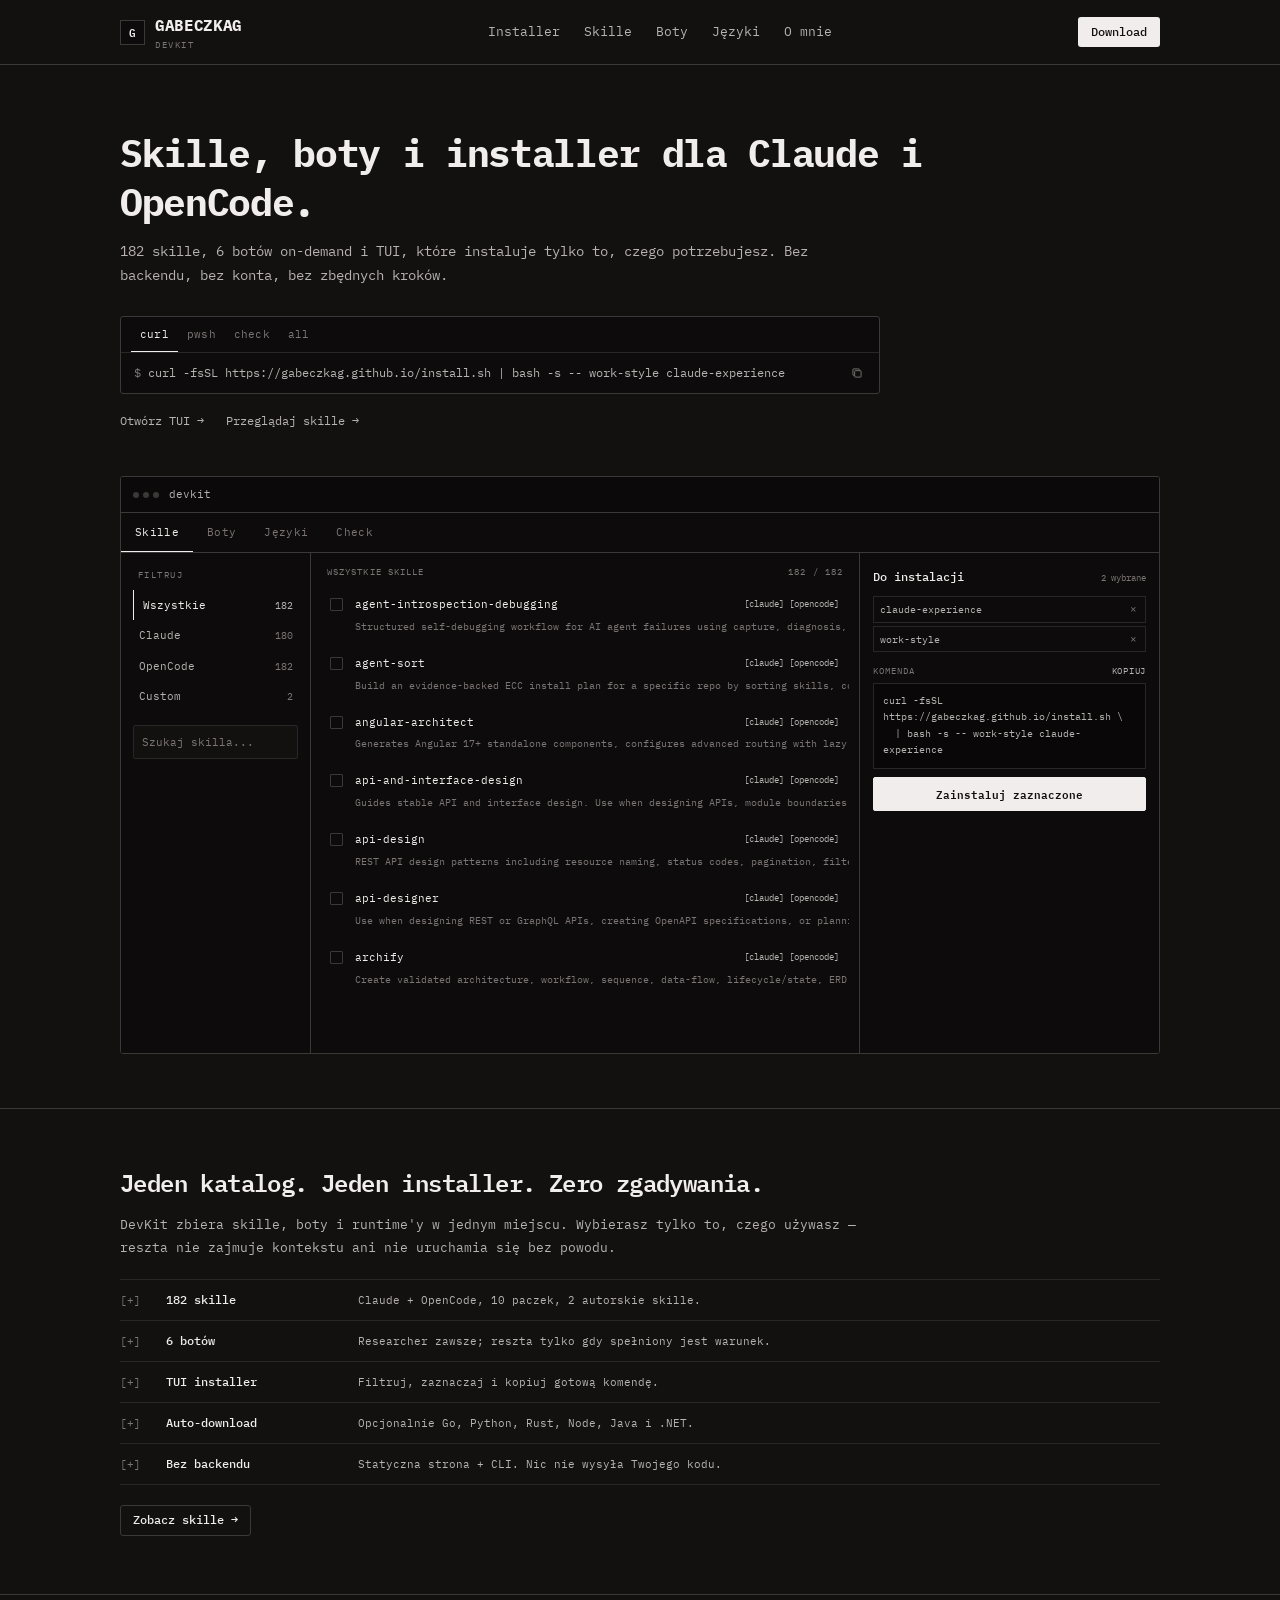
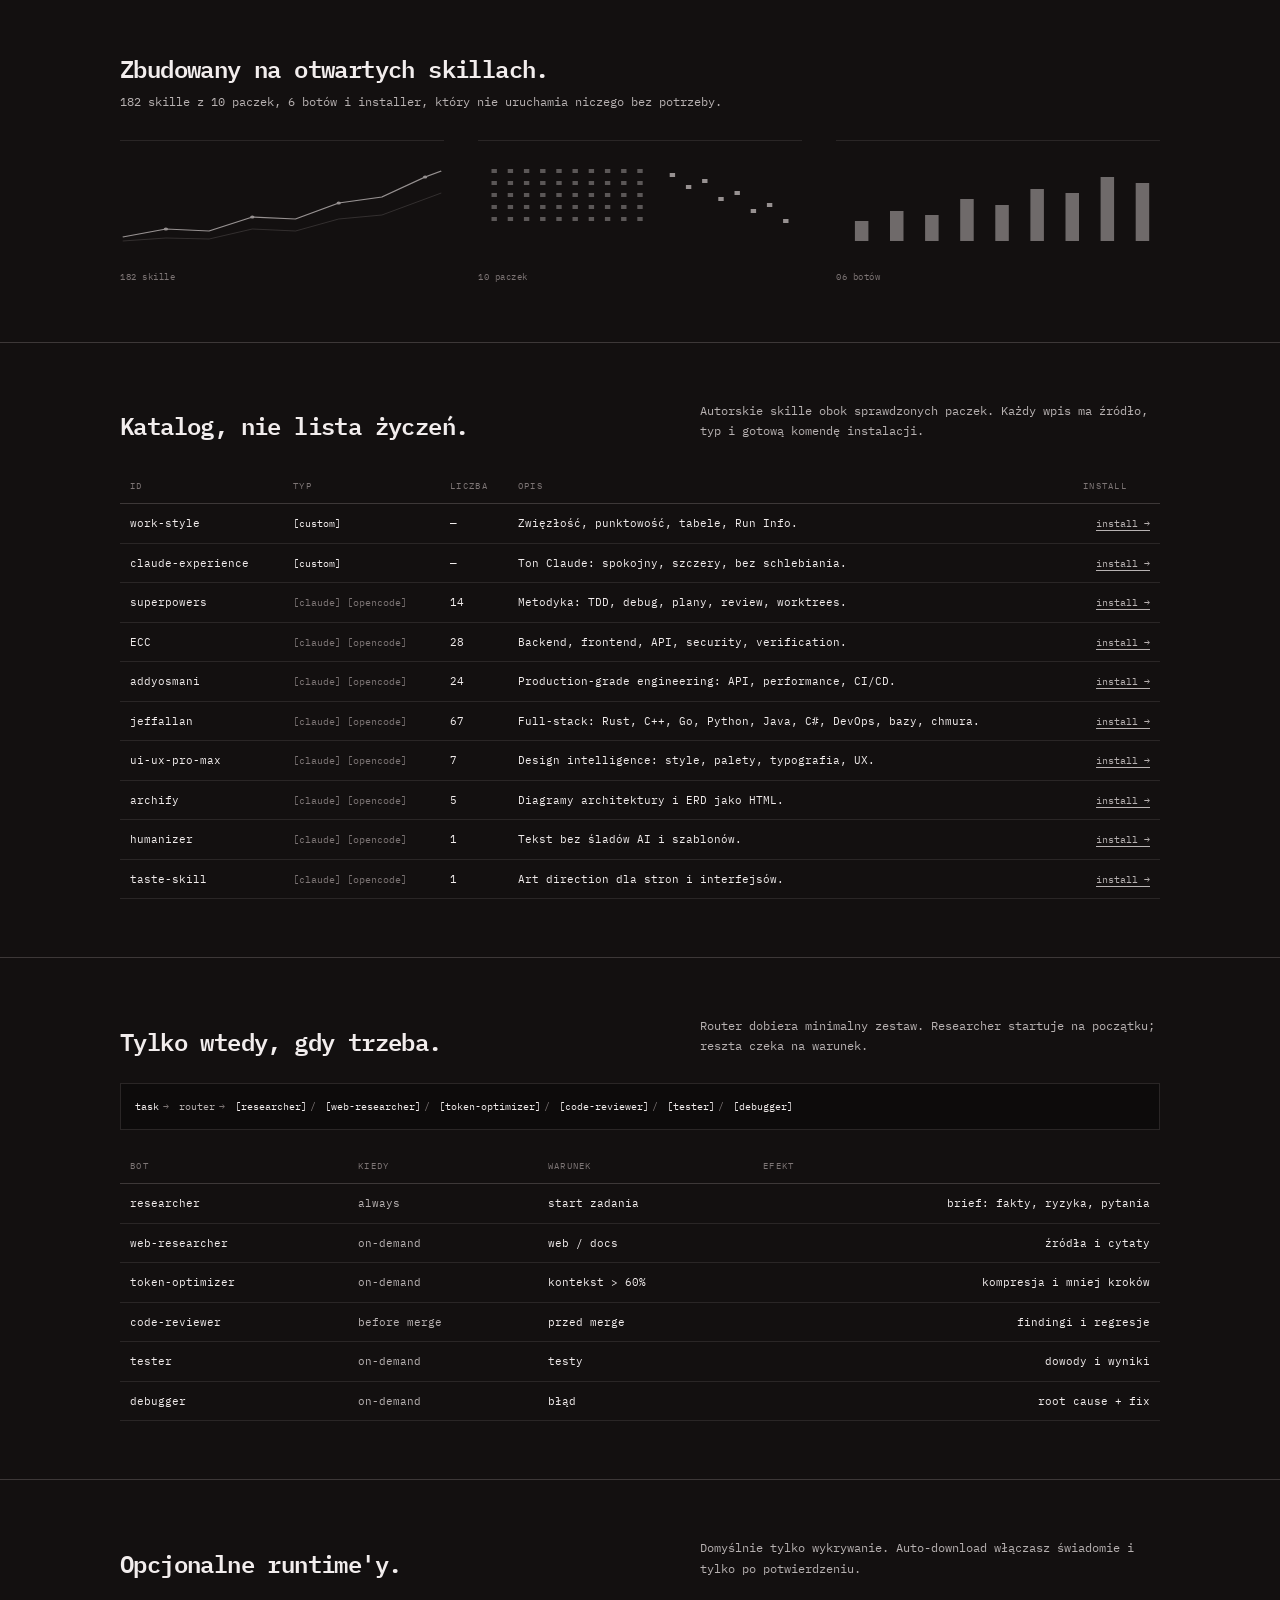
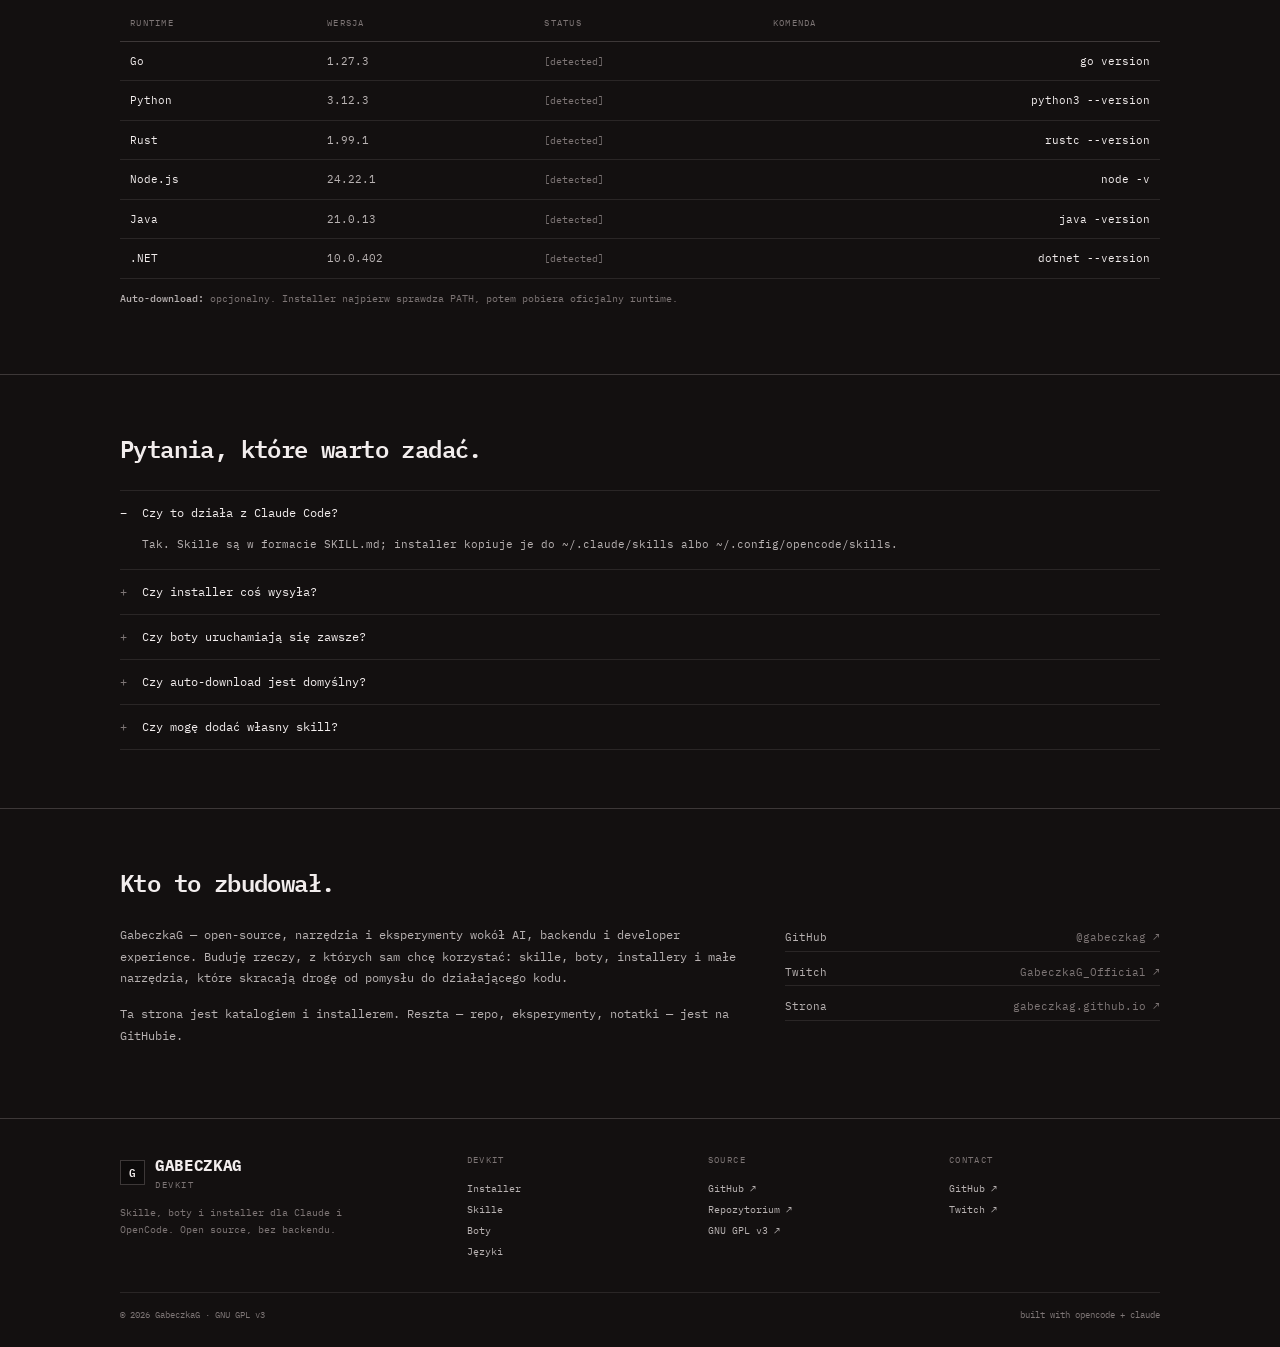
<file: index.html>
<!DOCTYPE html>
<html lang="pl">
<head>
<meta charset="UTF-8">
<meta name="viewport" content="width=device-width, initial-scale=1.0">
<title>GabeczkaG DevKit — skille, boty, installer</title>
<link rel="icon" href="favicon.svg" type="image/svg+xml">
<meta name="description" content="Skille, boty i installer dla Claude i OpenCode. 182 skille, mini database i TUI.">
<link rel="preconnect" href="https://fonts.googleapis.com">
<link rel="preconnect" href="https://fonts.gstatic.com" crossorigin>
<link href="https://fonts.googleapis.com/css2?family=IBM+Plex+Mono:wght@400;500;600;700&display=swap" rel="stylesheet">
<style>
  :root{
    --bg:#131010;
    --bg-deep:#0d0b0b;
    --bg-panel:#191515;
    --bg-panel-2:#1e1919;
    --text:#f2eded;
    --muted:#b8b2b2;
    --dim:#7d7575;
    --line:#3d3838;
    --line-soft:#2a2626;
    --white:#f2eded;
    --black:#131010;
    --mono:"IBM Plex Mono","Berkeley Mono",ui-monospace,SFMono-Regular,Menlo,Monaco,Consolas,"Liberation Mono","Courier New",monospace;
    --maxw:1120px;
  }
  *{box-sizing:border-box}
  html{scroll-behavior:smooth}
  body{
    margin:0;background:var(--bg);color:var(--text);
    font-family:var(--mono);font-size:16px;line-height:1.5;
    -webkit-font-smoothing:antialiased;
  }
  ::selection{background:var(--text);color:var(--black)}
  a{color:inherit;text-decoration:none}
  button,input{font:inherit}
  button{cursor:pointer}
  code{font-family:var(--mono)}
  .shell{max-width:var(--maxw);margin:0 auto;padding:0 40px}
  .preview-tag{
    position:fixed;right:14px;bottom:14px;z-index:80;
    background:var(--text);color:var(--black);padding:6px 8px;
    font-size:10px;font-weight:600;letter-spacing:.12em;text-transform:uppercase;
    border-radius:2px;
  }
  .site-header{border-bottom:1px solid var(--line);background:var(--bg);position:sticky;top:0;z-index:50}
  .header-inner{height:64px;display:flex;align-items:center;justify-content:space-between;gap:24px}
  .logo{display:flex;align-items:center;gap:10px;font-size:16px;font-weight:700;letter-spacing:-.02em}
  .logo-mark{
    width:25px;height:25px;border:1px solid var(--line);display:grid;place-items:center;
    font-size:11px;font-weight:600;color:var(--text);background:var(--bg-deep);
  }
  .logo small{display:block;font-size:9px;letter-spacing:.18em;color:var(--dim);font-weight:400;margin-top:1px}
  .nav{display:flex;align-items:center;gap:24px;font-size:13px;color:var(--muted)}
  .nav a:hover{color:var(--text)}
  .header-actions{display:flex;align-items:center;gap:10px}
  .btn{
    display:inline-flex;align-items:center;justify-content:center;gap:8px;
    border:1px solid transparent;border-radius:3px;padding:7px 12px;
    font-size:12px;font-weight:500;line-height:1.2;transition:background .15s,color .15s,border-color .15s;
  }
  .btn-solid{background:var(--text);color:var(--black)}
  .btn-solid:hover{background:#fff}
  .btn-outline{border-color:var(--line);color:var(--text);background:transparent}
  .btn-outline:hover{border-color:var(--text)}
  .hero{padding:64px 0 46px}
  .eyebrow{font-size:10px;letter-spacing:.18em;text-transform:uppercase;color:var(--dim);margin:0 0 18px}
  .hero h1{
    margin:0 0 14px;font-size:clamp(28px,4.2vw,38px);line-height:1.28;
    font-weight:700;letter-spacing:-.035em;max-width:900px;
  }
  .hero-sub{margin:0;color:var(--muted);font-size:14px;line-height:1.7;max-width:700px}
  .install-widget{margin-top:28px;border:1px solid var(--line);border-radius:3px;background:var(--bg-deep);max-width:760px}
  .install-tabs{display:flex;gap:0;border-bottom:1px solid var(--line-soft);padding:0 10px;overflow-x:auto}
  .install-tab{
    appearance:none;background:transparent;border:0;color:var(--dim);
    font-size:11px;padding:9px 9px;border-bottom:1px solid transparent;letter-spacing:.02em;
  }
  .install-tab:hover{color:var(--text)}
  .install-tab.active{color:var(--text);border-bottom-color:var(--text)}
  .install-row{display:flex;align-items:center;gap:10px;padding:11px 13px}
  .install-cmd{flex:1;min-width:0;overflow-x:auto;white-space:nowrap;color:var(--muted);font-size:12px}
  .install-cmd::before{content:"$ ";color:var(--dim)}
  .copy-btn{
    appearance:none;background:transparent;border:0;color:var(--dim);padding:2px;
    display:inline-flex;align-items:center;justify-content:center;flex:0 0 auto;
  }
  .copy-btn:hover{color:var(--text)}
  .copy-btn svg{width:14px;height:14px;stroke:currentColor;fill:none;stroke-width:1.6}
  .hero-links{display:flex;gap:22px;margin-top:18px;font-size:12px;color:var(--muted)}
  .hero-links a:hover{color:var(--text);text-decoration:underline}
  .hero-visual{padding:0 0 54px}
  .tui{
    border:1px solid var(--line);border-radius:3px;overflow:hidden;
    background:var(--bg-deep);
  }
  .tui-bar{display:flex;align-items:center;gap:10px;padding:9px 12px;border-bottom:1px solid var(--line);background:#0b0909}
  .tui-dots{display:flex;gap:4px}
  .tui-dots i{display:block;width:6px;height:6px;border-radius:50%;background:var(--line)}
  .tui-title{font-size:11px;color:var(--muted)}
  .tui-meta{margin-left:auto;font-size:10px;color:var(--dim);letter-spacing:.04em}
  .tui-tabs{display:flex;border-bottom:1px solid var(--line);overflow-x:auto;background:var(--bg-deep)}
  .tui-tab{
    appearance:none;background:transparent;border:0;border-bottom:1px solid transparent;
    color:var(--dim);font-size:11px;letter-spacing:.03em;padding:11px 14px;white-space:nowrap;
  }
  .tui-tab:hover{color:var(--text)}
  .tui-tab.active{color:var(--text);border-bottom-color:var(--text)}
  .tui-body{display:grid;grid-template-columns:190px minmax(0,1fr) 300px;min-height:500px}
  .tui-body.no-side{grid-template-columns:minmax(0,1fr) 300px}
  .tui-body.no-side .tui-side{display:none}
  .tui-side{border-right:1px solid var(--line);padding:15px 12px;background:var(--bg-deep)}
  .side-label{font-size:9px;letter-spacing:.16em;text-transform:uppercase;color:var(--dim);margin:0 0 8px;padding-left:5px}
  .filter{
    width:100%;display:flex;justify-content:space-between;align-items:center;gap:8px;
    appearance:none;background:transparent;border:0;border-left:1px solid transparent;
    color:var(--muted);font-size:11px;padding:7px 5px;text-align:left;
  }
  .filter:hover{color:var(--text);background:var(--bg-panel)}
  .filter.active{color:var(--text);border-left-color:var(--text);padding-left:9px}
  .filter .count{color:var(--dim);font-size:10px}
  .filter.active .count{color:var(--muted)}
  .search-wrap{margin-top:13px}
  .search{
    width:100%;background:var(--bg);border:1px solid var(--line-soft);border-radius:2px;
    color:var(--text);font-size:11px;padding:8px;outline:none;
  }
  .search::placeholder{color:var(--dim)}
  .search:focus{border-color:var(--muted)}
  .side-note{margin-top:14px;color:var(--dim);font-size:9px;line-height:1.7;border-top:1px solid var(--line-soft);padding-top:10px}
  .side-note strong{color:var(--muted);font-weight:500}
  .tui-main{min-width:0;padding:12px 10px}
  .list-head{display:flex;justify-content:space-between;gap:10px;padding:0 6px 9px;color:var(--dim);font-size:9px;letter-spacing:.12em;text-transform:uppercase}
  .skill-list{display:flex;flex-direction:column;gap:1px;max-height:410px;overflow:auto;padding-right:2px;scrollbar-width:thin;scrollbar-color:var(--line) transparent}
  .skill-list::-webkit-scrollbar{width:6px}
  .skill-list::-webkit-scrollbar-thumb{background:var(--line)}
  .skill-row{
    display:grid;grid-template-columns:15px minmax(0,1fr) auto;gap:10px;align-items:start;
    padding:9px 8px;border-left:1px solid transparent;border-bottom:1px solid transparent;color:var(--text);
  }
  .skill-row:hover{background:var(--bg-panel)}
  .skill-row.selected{background:var(--bg-panel);border-left-color:var(--text)}
  .check{
    appearance:none;width:13px;height:13px;margin:1px 0 0;border:1px solid var(--line);
    border-radius:1px;background:transparent;position:relative;cursor:pointer;
  }
  .check:checked{background:var(--text);border-color:var(--text)}
  .check:checked::after{content:"";position:absolute;left:4px;top:1px;width:4px;height:8px;border:1.5px solid var(--black);border-top:0;border-left:0;transform:rotate(42deg)}
  .skill-info{min-width:0}
  .skill-name{display:flex;align-items:center;gap:6px;flex-wrap:wrap;font-size:11px;line-height:1.35}
  .skill-desc{color:var(--dim);font-size:10px;line-height:1.45;margin-top:2px;overflow:hidden;text-overflow:ellipsis;white-space:nowrap}
  .tui-tags{display:flex;gap:5px;flex-wrap:wrap;justify-content:flex-end;max-width:150px}
  .tui-tag{color:var(--dim);font-size:9px;white-space:nowrap}
  .tui-tag.custom{color:var(--text)}
  .tui-tag.claude{color:var(--muted)}
  .tui-tag.opencode{color:var(--muted)}
  .tui-cart{border-left:1px solid var(--line);padding:15px 13px;background:var(--bg-deep)}
  .cart-kicker{font-size:9px;letter-spacing:.16em;text-transform:uppercase;color:var(--dim);margin:0 0 9px}
  .cart-title{display:flex;justify-content:space-between;align-items:baseline;gap:8px;margin-bottom:10px}
  .cart-title strong{font-size:12px;font-weight:500}
  .cart-title span{font-size:9px;color:var(--dim)}
  .selected-list{display:flex;flex-direction:column;gap:3px;min-height:38px;margin-bottom:12px}
  .selected-item{display:flex;justify-content:space-between;align-items:center;gap:8px;border:1px solid var(--line-soft);padding:4px 6px;font-size:10px;color:var(--muted)}
  .selected-item button{appearance:none;border:0;background:transparent;color:var(--dim);font-size:11px;padding:0 2px}
  .selected-item button:hover{color:var(--text)}
  .empty-selected{color:var(--dim);font-size:10px;padding:6px 0}
  .cmd-label{display:flex;justify-content:space-between;align-items:center;font-size:9px;letter-spacing:.12em;text-transform:uppercase;color:var(--dim);margin-bottom:5px}
  .cmd-label button{appearance:none;background:transparent;border:0;color:var(--muted);font-size:9px;letter-spacing:.08em;text-transform:uppercase;padding:0}
  .cmd-label button:hover{color:var(--text)}
  .cmd-box{background:#090707;border:1px solid var(--line-soft);padding:9px;color:var(--muted);font-size:10px;line-height:1.65;white-space:pre-wrap;word-break:break-word;min-height:68px}
  .cart-actions{display:flex;flex-direction:column;gap:5px;margin-top:8px}
  .install-btn{appearance:none;background:var(--text);color:var(--black);border:1px solid var(--text);border-radius:2px;padding:8px;font-size:11px;font-weight:600}
  .install-btn:hover{background:#fff}
  .install-btn:disabled{opacity:.45;cursor:wait}
  .cart-note{margin-top:8px;color:var(--dim);font-size:9px;line-height:1.6}
  .status-line{margin-top:10px;padding-top:9px;border-top:1px solid var(--line-soft);color:var(--dim);font-size:9px;line-height:1.6;min-height:32px}
  .status-line .ok{color:var(--text)}
  .status-line .warn{color:var(--muted)}
  .tui-status{display:flex;justify-content:space-between;gap:12px;flex-wrap:wrap;border-top:1px solid var(--line);padding:8px 12px;background:#0b0909;color:var(--dim);font-size:9px}
  .tui-status .dot{display:inline-block;width:4px;height:4px;border-radius:50%;background:var(--muted);margin-right:5px}
  .section{border-top:1px solid var(--line);padding:58px 0}
  .section-head{display:flex;justify-content:space-between;align-items:flex-end;gap:28px;margin-bottom:26px}
  .section-label{font-size:9px;letter-spacing:.18em;text-transform:uppercase;color:var(--dim);margin:0 0 8px}
  h2{margin:0;font-size:clamp(19px,2.4vw,24px);line-height:1.3;font-weight:600;letter-spacing:-.025em}
  .section-head p{margin:0;max-width:460px;color:var(--muted);font-size:12px;line-height:1.7}
  .what p{max-width:760px;color:var(--muted);font-size:13px;line-height:1.8;margin:0 0 20px}
  .feature-list{list-style:none;padding:0;margin:0;border-top:1px solid var(--line-soft)}
  .feature-list li{display:grid;grid-template-columns:34px 180px minmax(0,1fr);gap:12px;align-items:baseline;border-bottom:1px solid var(--line-soft);padding:11px 0;font-size:12px}
  .feature-list .marker{color:var(--dim);font-size:11px}
  .feature-list strong{font-weight:500;color:var(--text)}
  .feature-list span:last-child{color:var(--muted);font-size:11px}
  .what .btn{margin-top:20px}
  .stats-grid{display:grid;grid-template-columns:repeat(3,1fr);gap:34px;padding-top:6px}
  .chart{border-top:1px solid var(--line-soft);padding-top:18px;min-height:120px}
  .chart svg{display:block;width:100%;height:88px;color:var(--muted);opacity:.8}
  .stat-label{margin-top:10px;color:var(--dim);font-size:9px;letter-spacing:.06em}
  .data-table{width:100%;border-collapse:collapse;font-size:11px}
  .data-table th,.data-table td{text-align:left;padding:11px 10px;border-bottom:1px solid var(--line-soft);vertical-align:top}
  .data-table th{font-size:9px;letter-spacing:.14em;text-transform:uppercase;color:var(--dim);font-weight:400;border-bottom-color:var(--line)}
  .data-table td:first-child{color:var(--text);white-space:nowrap}
  .data-table td:nth-child(2){white-space:nowrap;color:var(--muted)}
  .data-table td:last-child{text-align:right;white-space:nowrap}
  .data-table tbody tr:hover{background:var(--bg-panel)}
  .table-wrap{overflow-x:auto}
  .inline-tag{color:var(--dim);font-size:10px}
  .inline-tag.custom{color:var(--text)}
  .table-link{color:var(--muted);text-decoration:underline;text-underline-offset:3px;font-size:10px}
  .table-link:hover{color:var(--text)}
  .routing{
    border:1px solid var(--line-soft);background:var(--bg-deep);padding:13px 14px;margin-bottom:18px;
    color:var(--dim);font-size:10px;line-height:1.9;overflow-x:auto;
  }
  .routing .node{color:var(--muted)}
  .routing .node.task{color:var(--text)}
  .routing .node.bot{color:var(--text)}
  .routing .arrow{color:var(--dim);margin:0 4px}
  .routing .or{color:var(--dim);margin:0 3px}
  .runtimes-note{color:var(--dim);font-size:10px;margin-top:12px}
  .runtimes-note strong{color:var(--muted);font-weight:500}
  .faq{border-top:1px solid var(--line-soft)}
  .faq details{border-bottom:1px solid var(--line-soft)}
  .faq summary{
    list-style:none;cursor:pointer;padding:13px 0;color:var(--text);font-size:12px;
    display:flex;align-items:flex-start;gap:10px;
  }
  .faq summary::-webkit-details-marker{display:none}
  .faq summary::before{content:"+";color:var(--dim);width:12px;flex:0 0 auto}
  .faq details[open] summary::before{content:"−";color:var(--text)}
  .faq details p{margin:0 0 15px 22px;color:var(--muted);font-size:11px;line-height:1.75;max-width:760px}
  .about-grid{display:grid;grid-template-columns:1.25fr .75fr;gap:40px}
  .about-grid p{color:var(--muted);font-size:12px;line-height:1.8;margin:0 0 14px}
  .about-links{display:flex;flex-direction:column;gap:7px;font-size:11px}
  .about-links a{display:flex;justify-content:space-between;gap:12px;border-bottom:1px solid var(--line-soft);padding:5px 0;color:var(--muted)}
  .about-links a:hover{color:var(--text)}
  .about-links span{color:var(--dim)}
  footer{border-top:1px solid var(--line);padding:34px 0 26px}
  .footer-grid{display:grid;grid-template-columns:1.5fr 1fr 1fr 1fr;gap:30px;padding-bottom:30px}
  .footer-brand .logo{margin-bottom:12px}
  .footer-brand p{color:var(--dim);font-size:10px;line-height:1.7;max-width:260px;margin:0}
  .footer-col h3{font-size:9px;letter-spacing:.15em;text-transform:uppercase;color:var(--dim);font-weight:400;margin:0 0 11px}
  .footer-col a{display:block;color:var(--muted);font-size:10px;padding:3px 0}
  .footer-col a:hover{color:var(--text);text-decoration:underline}
  .footer-bottom{border-top:1px solid var(--line-soft);padding-top:15px;display:flex;justify-content:space-between;gap:12px;flex-wrap:wrap;color:var(--dim);font-size:9px}
  .toast{
    position:fixed;left:50%;bottom:24px;transform:translateX(-50%) translateY(6px);
    background:var(--text);color:var(--black);padding:7px 10px;font-size:10px;font-weight:600;
    opacity:0;pointer-events:none;transition:opacity .15s,transform .15s;z-index:90;border-radius:2px;
  }
  .toast.show{opacity:1;transform:translateX(-50%) translateY(0)}
  @media (max-width:1000px){
    .tui-body{grid-template-columns:170px minmax(0,1fr) 280px}
    .feature-list li{grid-template-columns:24px 150px minmax(0,1fr)}
  }
  @media (max-width:840px){
    .nav{display:none}
    .tui-body,.tui-body.no-side{grid-template-columns:1fr}
    .tui-side{display:flex;flex-wrap:wrap;gap:4px;align-items:center;border-right:0;border-bottom:1px solid var(--line);padding:10px 12px}
    .side-label{width:100%;margin-bottom:2px}
    .filter{width:auto;padding:5px 7px}
    .search-wrap{width:100%;margin-top:4px}
    .side-note{display:none}
    .tui-cart{border-left:0;border-top:1px solid var(--line)}
    .tui-main{order:2}
    .stats-grid{grid-template-columns:1fr;gap:22px}
    .about-grid{grid-template-columns:1fr;gap:24px}
    .footer-grid{grid-template-columns:1fr 1fr}
    .section{padding:44px 0}
    .section-head{flex-direction:column;align-items:flex-start;gap:8px}
    .skill-row{grid-template-columns:15px minmax(0,1fr)}
    .tui-tags{display:none}
  }
  @media (max-width:560px){
    .shell{padding:0 18px}
    .header-inner{height:58px}
    .logo small{display:none}
    .hero{padding:42px 0 34px}
    .hero-visual{padding-bottom:38px}
    .install-row{padding:9px 10px}
    .install-cmd{font-size:10px}
    .feature-list li{grid-template-columns:18px minmax(0,1fr);gap:8px}
    .feature-list li span:last-child{grid-column:2}
    .footer-grid{grid-template-columns:1fr}
    .tui-tab{padding:9px 10px;font-size:10px}
    .tui-status{font-size:8px}
    .preview-tag{right:8px;bottom:8px}
  }
  @media (prefers-reduced-motion:reduce){
    *,*::before,*::after{scroll-behavior:auto!important;transition-duration:.01ms!important;animation-duration:.01ms!important}
  }
</style>
</head>
<body>

<header class="site-header">
  <div class="shell header-inner">
    <a class="logo" href="#top" aria-label="GabeczkaG DevKit">
      <span class="logo-mark">G</span>
      <span>GABECZKAG<small>DEVKIT</small></span>
    </a>
    <nav class="nav" aria-label="Nawigacja">
      <a href="#installer">Installer</a>
      <a href="#skills">Skille</a>
      <a href="#bots">Boty</a>
      <a href="#runtimes">Języki</a>
      <a href="#about">O mnie</a>
    </nav>
    <div class="header-actions">
      <a class="btn btn-solid" href="#installer">Download</a>
    </div>
  </div>
</header>

<main id="top">
  <section class="hero">
    <div class="shell">
      <h1>Skille, boty i installer dla Claude i OpenCode.</h1>
      <p class="hero-sub">182 skille, 6 botów on-demand i TUI, które instaluje tylko to, czego potrzebujesz. Bez backendu, bez konta, bez zbędnych kroków.</p>

      <div class="install-widget" aria-label="Instalacja">
        <div class="install-tabs" role="tablist">
          <button class="install-tab active" data-cmd="curl" role="tab" aria-selected="true">curl</button>
          <button class="install-tab" data-cmd="pwsh" role="tab" aria-selected="false">pwsh</button>
          <button class="install-tab" data-cmd="check" role="tab" aria-selected="false">check</button>
          <button class="install-tab" data-cmd="all" role="tab" aria-selected="false">all</button>
        </div>
        <div class="install-row">
          <code class="install-cmd" id="heroCmd">curl -fsSL https://gabeczkag.github.io/install.sh | bash -s -- work-style claude-experience</code>
          <button class="copy-btn" id="copyHero" aria-label="Kopiuj komendę instalacji">
            <svg viewBox="0 0 24 24" aria-hidden="true"><rect x="8" y="8" width="11" height="11" rx="1"/><path d="M16 8V6a1 1 0 0 0-1-1H6a1 1 0 0 0-1 1v9a1 1 0 0 0 1 1h2"/></svg>
          </button>
        </div>
      </div>

      <div class="hero-links">
        <a href="#installer">Otwórz TUI →</a>
        <a href="#skills">Przeglądaj skille →</a>
      </div>
    </div>
  </section>

  <section class="hero-visual" id="installer">
    <div class="shell">
      <div class="tui" aria-label="Installer TUI">
        <div class="tui-bar">
          <span class="tui-dots"><i></i><i></i><i></i></span>
          <span class="tui-title">devkit</span>
        </div>
        <div class="tui-tabs" role="tablist" aria-label="Widoki installera">
          <button class="tui-tab active" data-tab="skills" role="tab" aria-selected="true">Skille</button>
          <button class="tui-tab" data-tab="bots" role="tab" aria-selected="false">Boty</button>
          <button class="tui-tab" data-tab="langs" role="tab" aria-selected="false">Języki</button>
          <button class="tui-tab" data-tab="check" role="tab" aria-selected="false">Check</button>
        </div>
        <div class="tui-body" id="tuiBody">
          <aside class="tui-side" id="tuiSide">
            <p class="side-label">Filtruj</p>
            <div id="filters"></div>
            <div class="search-wrap">
              <input class="search" id="searchInput" type="search" placeholder="Szukaj skilla..." autocomplete="off">
            </div>
          </aside>
          <div class="tui-main">
            <div class="list-head"><span id="listTitle">Wszystkie skille</span><span id="listCount">0 / 182</span></div>
            <div id="mainList" class="skill-list"></div>
          </div>
          <aside class="tui-cart" id="tuiCart"></aside>
        </div>
      </div>
    </div>
  </section>

  <section class="section what">
    <div class="shell">
      <h2>Jeden katalog. Jeden installer. Zero zgadywania.</h2>
      <p style="margin-top:14px">DevKit zbiera skille, boty i runtime'y w jednym miejscu. Wybierasz tylko to, czego używasz — reszta nie zajmuje kontekstu ani nie uruchamia się bez powodu.</p>
      <ul class="feature-list">
        <li><span class="marker">[+]</span><strong>182 skille</strong><span>Claude + OpenCode, 10 paczek, 2 autorskie skille.</span></li>
        <li><span class="marker">[+]</span><strong>6 botów</strong><span>Researcher zawsze; reszta tylko gdy spełniony jest warunek.</span></li>
        <li><span class="marker">[+]</span><strong>TUI installer</strong><span>Filtruj, zaznaczaj i kopiuj gotową komendę.</span></li>
        <li><span class="marker">[+]</span><strong>Auto-download</strong><span>Opcjonalnie Go, Python, Rust, Node, Java i .NET.</span></li>
        <li><span class="marker">[+]</span><strong>Bez backendu</strong><span>Statyczna strona + CLI. Nic nie wysyła Twojego kodu.</span></li>
      </ul>
      <a class="btn btn-outline" href="#skills" style="margin-top:20px">Zobacz skille →</a>
    </div>
  </section>

  <section class="section">
    <div class="shell">
      <h2 style="margin-bottom:8px">Zbudowany na otwartych skillach.</h2>
      <p style="margin:0 0 22px;color:var(--muted);font-size:12px;line-height:1.7;max-width:700px">182 skille z 10 paczek, 6 botów i installer, który nie uruchamia niczego bez potrzeby.</p>
      <div class="stats-grid">
        <div>
          <div class="chart">
            <svg viewBox="0 0 240 88" preserveAspectRatio="none" aria-hidden="true">
              <path d="M2 78 L34 70 L66 72 L98 58 L130 60 L162 44 L194 38 L226 18 L238 12" fill="none" stroke="currentColor" stroke-width="1.2"/>
              <path d="M2 82 L34 79 L66 80 L98 70 L130 72 L162 60 L194 56 L226 40 L238 34" fill="none" stroke="currentColor" stroke-width=".6" opacity=".35"/>
              <g fill="currentColor"><circle cx="34" cy="70" r="1.6"/><circle cx="98" cy="58" r="1.6"/><circle cx="162" cy="44" r="1.6"/><circle cx="226" cy="18" r="1.6"/></g>
            </svg>
          </div>
          <div class="stat-label">182 skille</div>
        </div>
        <div>
          <div class="chart">
            <svg viewBox="0 0 240 88" preserveAspectRatio="none" aria-hidden="true">
              <g fill="currentColor" opacity=".55">
                <rect x="10" y="10" width="4" height="4"/><rect x="22" y="10" width="4" height="4"/><rect x="34" y="10" width="4" height="4"/><rect x="46" y="10" width="4" height="4"/><rect x="58" y="10" width="4" height="4"/><rect x="70" y="10" width="4" height="4"/><rect x="82" y="10" width="4" height="4"/><rect x="94" y="10" width="4" height="4"/><rect x="106" y="10" width="4" height="4"/><rect x="118" y="10" width="4" height="4"/>
                <rect x="10" y="22" width="4" height="4"/><rect x="22" y="22" width="4" height="4"/><rect x="34" y="22" width="4" height="4"/><rect x="46" y="22" width="4" height="4"/><rect x="58" y="22" width="4" height="4"/><rect x="70" y="22" width="4" height="4"/><rect x="82" y="22" width="4" height="4"/><rect x="94" y="22" width="4" height="4"/><rect x="106" y="22" width="4" height="4"/><rect x="118" y="22" width="4" height="4"/>
                <rect x="10" y="34" width="4" height="4"/><rect x="22" y="34" width="4" height="4"/><rect x="34" y="34" width="4" height="4"/><rect x="46" y="34" width="4" height="4"/><rect x="58" y="34" width="4" height="4"/><rect x="70" y="34" width="4" height="4"/><rect x="82" y="34" width="4" height="4"/><rect x="94" y="34" width="4" height="4"/><rect x="106" y="34" width="4" height="4"/><rect x="118" y="34" width="4" height="4"/>
                <rect x="10" y="46" width="4" height="4"/><rect x="22" y="46" width="4" height="4"/><rect x="34" y="46" width="4" height="4"/><rect x="46" y="46" width="4" height="4"/><rect x="58" y="46" width="4" height="4"/><rect x="70" y="46" width="4" height="4"/><rect x="82" y="46" width="4" height="4"/><rect x="94" y="46" width="4" height="4"/><rect x="106" y="46" width="4" height="4"/><rect x="118" y="46" width="4" height="4"/>
                <rect x="10" y="58" width="4" height="4"/><rect x="22" y="58" width="4" height="4"/><rect x="34" y="58" width="4" height="4"/><rect x="46" y="58" width="4" height="4"/><rect x="58" y="58" width="4" height="4"/><rect x="70" y="58" width="4" height="4"/><rect x="82" y="58" width="4" height="4"/><rect x="94" y="58" width="4" height="4"/><rect x="106" y="58" width="4" height="4"/><rect x="118" y="58" width="4" height="4"/>
              </g>
              <g fill="currentColor"><rect x="142" y="14" width="4" height="4"/><rect x="154" y="26" width="4" height="4"/><rect x="166" y="20" width="4" height="4"/><rect x="178" y="38" width="4" height="4"/><rect x="190" y="32" width="4" height="4"/><rect x="202" y="50" width="4" height="4"/><rect x="214" y="44" width="4" height="4"/><rect x="226" y="60" width="4" height="4"/></g>
            </svg>
          </div>
          <div class="stat-label">10 paczek</div>
        </div>
        <div>
          <div class="chart">
            <svg viewBox="0 0 240 88" preserveAspectRatio="none" aria-hidden="true">
              <g fill="currentColor" opacity=".7">
                <rect x="14" y="62" width="10" height="20"/><rect x="40" y="52" width="10" height="30"/><rect x="66" y="56" width="10" height="26"/><rect x="92" y="40" width="10" height="42"/><rect x="118" y="46" width="10" height="36"/><rect x="144" y="30" width="10" height="52"/><rect x="170" y="34" width="10" height="48"/><rect x="196" y="18" width="10" height="64"/><rect x="222" y="24" width="10" height="58"/>
              </g>
            </svg>
          </div>
          <div class="stat-label">06 botów</div>
        </div>
      </div>
    </div>
  </section>

  <section class="section" id="skills">
    <div class="shell">
      <div class="section-head">
        <div><h2>Katalog, nie lista życzeń.</h2></div>
        <p>Autorskie skille obok sprawdzonych paczek. Każdy wpis ma źródło, typ i gotową komendę instalacji.</p>
      </div>
      <div class="table-wrap">
        <table class="data-table">
          <thead><tr><th>ID</th><th>Typ</th><th>Liczba</th><th>Opis</th><th>Install</th></tr></thead>
          <tbody>
            <tr><td>work-style</td><td><span class="inline-tag custom">[custom]</span></td><td>—</td><td>Zwięzłość, punktowość, tabele, <code>Run Info</code>.</td><td><a class="table-link" href="#installer">install →</a></td></tr>
            <tr><td>claude-experience</td><td><span class="inline-tag custom">[custom]</span></td><td>—</td><td>Ton Claude: spokojny, szczery, bez schlebiania.</td><td><a class="table-link" href="#installer">install →</a></td></tr>
            <tr><td>superpowers</td><td><span class="inline-tag">[claude] [opencode]</span></td><td>14</td><td>Metodyka: TDD, debug, plany, review, worktrees.</td><td><a class="table-link" href="#installer">install →</a></td></tr>
            <tr><td>ECC</td><td><span class="inline-tag">[claude] [opencode]</span></td><td>28</td><td>Backend, frontend, API, security, verification.</td><td><a class="table-link" href="#installer">install →</a></td></tr>
            <tr><td>addyosmani</td><td><span class="inline-tag">[claude] [opencode]</span></td><td>24</td><td>Production-grade engineering: API, performance, CI/CD.</td><td><a class="table-link" href="#installer">install →</a></td></tr>
            <tr><td>jeffallan</td><td><span class="inline-tag">[claude] [opencode]</span></td><td>67</td><td>Full-stack: Rust, C++, Go, Python, Java, C#, DevOps, bazy, chmura.</td><td><a class="table-link" href="#installer">install →</a></td></tr>
            <tr><td>ui-ux-pro-max</td><td><span class="inline-tag">[claude] [opencode]</span></td><td>7</td><td>Design intelligence: style, palety, typografia, UX.</td><td><a class="table-link" href="#installer">install →</a></td></tr>
            <tr><td>archify</td><td><span class="inline-tag">[claude] [opencode]</span></td><td>5</td><td>Diagramy architektury i ERD jako HTML.</td><td><a class="table-link" href="#installer">install →</a></td></tr>
            <tr><td>humanizer</td><td><span class="inline-tag">[claude] [opencode]</span></td><td>1</td><td>Tekst bez śladów AI i szablonów.</td><td><a class="table-link" href="#installer">install →</a></td></tr>
            <tr><td>taste-skill</td><td><span class="inline-tag">[claude] [opencode]</span></td><td>1</td><td>Art direction dla stron i interfejsów.</td><td><a class="table-link" href="#installer">install →</a></td></tr>
          </tbody>
        </table>
      </div>
    </div>
  </section>

  <section class="section" id="bots">
    <div class="shell">
      <div class="section-head">
        <div><h2>Tylko wtedy, gdy trzeba.</h2></div>
        <p>Router dobiera minimalny zestaw. Researcher startuje na początku; reszta czeka na warunek.</p>
      </div>
      <div class="routing" aria-label="Router botów">
        <span class="node task">task</span><span class="arrow">→</span>
        <span class="node">router</span><span class="arrow">→</span>
        <span class="node bot">[researcher]</span><span class="or">/</span>
        <span class="node bot">[web-researcher]</span><span class="or">/</span>
        <span class="node bot">[token-optimizer]</span><span class="or">/</span>
        <span class="node bot">[code-reviewer]</span><span class="or">/</span>
        <span class="node bot">[tester]</span><span class="or">/</span>
        <span class="node bot">[debugger]</span>
      </div>
      <div class="table-wrap">
        <table class="data-table">
          <thead><tr><th>Bot</th><th>Kiedy</th><th>Warunek</th><th>Efekt</th></tr></thead>
          <tbody>
            <tr><td>researcher</td><td>always</td><td>start zadania</td><td>brief: fakty, ryzyka, pytania</td></tr>
            <tr><td>web-researcher</td><td>on-demand</td><td>web / docs</td><td>źródła i cytaty</td></tr>
            <tr><td>token-optimizer</td><td>on-demand</td><td>kontekst &gt; 60%</td><td>kompresja i mniej kroków</td></tr>
            <tr><td>code-reviewer</td><td>before merge</td><td>przed merge</td><td>findingi i regresje</td></tr>
            <tr><td>tester</td><td>on-demand</td><td>testy</td><td>dowody i wyniki</td></tr>
            <tr><td>debugger</td><td>on-demand</td><td>błąd</td><td>root cause + fix</td></tr>
          </tbody>
        </table>
      </div>
    </div>
  </section>

  <section class="section" id="runtimes">
    <div class="shell">
      <div class="section-head">
        <div><h2>Opcjonalne runtime'y.</h2></div>
        <p>Domyślnie tylko wykrywanie. Auto-download włączasz świadomie i tylko po potwierdzeniu.</p>
      </div>
      <div class="table-wrap">
        <table class="data-table">
          <thead><tr><th>Runtime</th><th>Wersja</th><th>Status</th><th>Komenda</th></tr></thead>
          <tbody>
            <tr><td>Go</td><td>1.27.3</td><td><span class="inline-tag">[detected]</span></td><td><code>go version</code></td></tr>
            <tr><td>Python</td><td>3.12.3</td><td><span class="inline-tag">[detected]</span></td><td><code>python3 --version</code></td></tr>
            <tr><td>Rust</td><td>1.99.1</td><td><span class="inline-tag">[detected]</span></td><td><code>rustc --version</code></td></tr>
            <tr><td>Node.js</td><td>24.22.1</td><td><span class="inline-tag">[detected]</span></td><td><code>node -v</code></td></tr>
            <tr><td>Java</td><td>21.0.13</td><td><span class="inline-tag">[detected]</span></td><td><code>java -version</code></td></tr>
            <tr><td>.NET</td><td>10.0.402</td><td><span class="inline-tag">[detected]</span></td><td><code>dotnet --version</code></td></tr>
          </tbody>
        </table>
      </div>
      <p class="runtimes-note"><strong>Auto-download:</strong> opcjonalny. Installer najpierw sprawdza PATH, potem pobiera oficjalny runtime.</p>
    </div>
  </section>

  <section class="section" id="faq">
    <div class="shell">
      <div class="section-head">
        <div><h2>Pytania, które warto zadać.</h2></div>
      </div>
      <div class="faq">
        <details open>
          <summary>Czy to działa z Claude Code?</summary>
          <p>Tak. Skille są w formacie <code>SKILL.md</code>; installer kopiuje je do <code>~/.claude/skills</code> albo <code>~/.config/opencode/skills</code>.</p>
        </details>
        <details>
          <summary>Czy installer coś wysyła?</summary>
          <p>Nie. Strona jest statyczna, a CLI pobiera manifest i pliki z GitHuba. Żaden kod projektu nie opuszcza maszyny.</p>
        </details>
        <details>
          <summary>Czy boty uruchamiają się zawsze?</summary>
          <p>Nie. Researcher startuje na początku zadania; reszta tylko przy spełnieniu warunku z tabeli routingu.</p>
        </details>
        <details>
          <summary>Czy auto-download jest domyślny?</summary>
          <p>Nie. Domyślnie installer tylko wykrywa runtime'y. Pobieranie wymaga świadomej zgody i oficjalnego źródła.</p>
        </details>
        <details>
          <summary>Czy mogę dodać własny skill?</summary>
          <p>Tak. Wystarczy katalog z <code>SKILL.md</code>; manifest generuje się z frontmatter.</p>
        </details>
      </div>
    </div>
  </section>

  <section class="section" id="about">
    <div class="shell">
      <div class="section-head">
        <div><h2>Kto to zbudował.</h2></div>
      </div>
      <div class="about-grid">
        <div>
          <p>GabeczkaG — open-source, narzędzia i eksperymenty wokół AI, backendu i developer experience. Buduję rzeczy, z których sam chcę korzystać: skille, boty, installery i małe narzędzia, które skracają drogę od pomysłu do działającego kodu.</p>
          <p>Ta strona jest katalogiem i installerem. Reszta — repo, eksperymenty, notatki — jest na GitHubie.</p>
        </div>
        <div class="about-links">
          <a href="https://github.com/gabeczkag" target="_blank" rel="noopener">GitHub <span>@gabeczkag ↗</span></a>
          <a href="https://www.twitch.tv/gabeczkag_official" target="_blank" rel="noopener">Twitch <span>GabeczkaG_Official ↗</span></a>
          <a href="https://gabeczkag.github.io/" target="_blank" rel="noopener">Strona <span>gabeczkag.github.io ↗</span></a>
        </div>
      </div>
    </div>
  </section>
</main>

<footer>
  <div class="shell">
    <div class="footer-grid">
      <div class="footer-brand">
        <a class="logo" href="#top"><span class="logo-mark">G</span><span>GABECZKAG<small>DEVKIT</small></span></a>
        <p>Skille, boty i installer dla Claude i OpenCode. Open source, bez backendu.</p>
      </div>
      <div class="footer-col"><h3>DevKit</h3><a href="#installer">Installer</a><a href="#skills">Skille</a><a href="#bots">Boty</a><a href="#runtimes">Języki</a></div>
      <div class="footer-col"><h3>Source</h3><a href="https://github.com/gabeczkag" target="_blank" rel="noopener">GitHub ↗</a><a href="https://github.com/gabeczkag/gabeczkag.github.io" target="_blank" rel="noopener">Repozytorium ↗</a><a href="https://github.com/gabeczkag/gabeczkag.github.io/blob/main/LICENSE" target="_blank" rel="noopener">GNU GPL v3 ↗</a></div>
      <div class="footer-col"><h3>Contact</h3><a href="https://github.com/gabeczkag" target="_blank" rel="noopener">GitHub ↗</a><a href="https://www.twitch.tv/gabeczkag_official" target="_blank" rel="noopener">Twitch ↗</a></div>
    </div>
    <div class="footer-bottom"><span>© 2026 GabeczkaG · GNU GPL v3</span><span>built with opencode + claude</span></div>
  </div>
</footer>

<div class="toast" id="toast">Skopiowano komendę</div>

<script src="skills/index.js?v=182"></script>
<script>
  const demoSkills = [
    {id:"work-style", name:"work-style", desc:"Zwięzłość, punktowość, tabele, Run Info i jakość przed kolejnym krokiem.", source:"custom", types:["opencode","claude"], installed:true},
    {id:"claude-experience", name:"claude-experience", desc:"Ton Claude: spokojny, precyzyjny, szczery, bez schlebiania.", source:"custom", types:["claude","opencode"], installed:true},
    {id:"brainstorming", name:"brainstorming", desc:"Najpierw pytania i wybór podejścia, dopiero potem budowa.", source:"superpowers", types:["claude","opencode"], installed:true},
    {id:"test-driven-development", name:"test-driven-development", desc:"Red-green-refactor i dowód, że zmiana naprawdę działa.", source:"superpowers", types:["claude","opencode"], installed:true},
    {id:"systematic-debugging", name:"systematic-debugging", desc:"Reprodukcja, hipotezy i root cause zamiast zgadywania.", source:"superpowers", types:["claude","opencode"], installed:true},
    {id:"requesting-code-review", name:"requesting-code-review", desc:"Świeży kontekst do review przed merge.", source:"superpowers", types:["claude","opencode"], installed:true},
    {id:"api-and-interface-design", name:"api-and-interface-design", desc:"Stabilne API, granice modułów i kontrakty typów.", source:"addyosmani", types:["claude","opencode"], installed:true},
    {id:"security-and-hardening", name:"security-and-hardening", desc:"OWASP, input handling, sekrety i supply chain.", source:"addyosmani", types:["claude","opencode"], installed:true},
    {id:"frontend-design", name:"frontend-design", desc:"Świadomy kierunek wizualny zamiast templatki.", source:"anthropic", types:["claude","opencode"], installed:true},
    {id:"ui-ux-pro-max", name:"ui-ux-pro-max", desc:"Style, palety, typografia i decyzje UI/UX.", source:"ui-ux-pro-max", types:["claude","opencode"], installed:true},
    {id:"mcp-builder", name:"mcp-builder", desc:"Budowa serwerów MCP w Pythonie i TypeScripcie.", source:"anthropic", types:["claude","opencode"], installed:true},
    {id:"webapp-testing", name:"webapp-testing", desc:"Playwright: testy UI, screenshoty i logi przeglądarki.", source:"anthropic", types:["claude","opencode"], installed:true},
    {id:"archify", name:"archify", desc:"Diagramy architektury i ERD jako interaktywny HTML.", source:"archify", types:["claude","opencode"], installed:true},
    {id:"humanizer", name:"humanizer", desc:"Usuwa z tekstu ślady AI i szablony.", source:"humanizer", types:["claude","opencode"], installed:true},
    {id:"taste-skill", name:"taste-skill", desc:"Art direction dla stron i interfejsów.", source:"taste", types:["claude","opencode"], installed:true}
  ];
  let skills = demoSkills;

  const bots = [
    {name:"researcher", when:"always", desc:"Kontekst repo, dokumentacji i źródeł przed zadaniem. Read-only.", route:"start zadania"},
    {name:"web-researcher", when:"on-demand", desc:"Źródła, dokumentacja i konkurencja, gdy potrzebny jest internet.", route:"web / docs"},
    {name:"token-optimizer", when:"on-demand", desc:"Kompresuje kontekst, ucina zbędne kroki i pilnuje budżetu tokenów.", route:"kontekst > 60%"},
    {name:"code-reviewer", when:"before merge", desc:"Correctness, security, regresje i brakujące testy.", route:"przed merge"},
    {name:"tester", when:"on-demand", desc:"Uruchamia testy, zbiera dowody i raportuje wyniki.", route:"testy"},
    {name:"debugger", when:"on-demand", desc:"Reprodukuje błąd i szuka root cause.", route:"błąd"}
  ];

  const langs = [
    {name:"Go", version:"1.27.3", cmd:"go version", status:"detected"},
    {name:"Python", version:"3.12.3", cmd:"python3 --version", status:"detected"},
    {name:"Rust", version:"1.99.1", cmd:"rustc --version", status:"detected"},
    {name:"Node.js", version:"24.22.1", cmd:"node -v", status:"detected"},
    {name:"Java", version:"21.0.13", cmd:"java -version", status:"detected"},
    {name:".NET", version:"10.0.402", cmd:"dotnet --version", status:"detected"}
  ];

  const state = {
    tab:"skills",
    filter:"all",
    query:"",
    selected:new Set(["work-style","claude-experience","brainstorming"])
  };

  let filters = [];

  const $ = (sel, root=document) => root.querySelector(sel);
  const $$ = (sel, root=document) => [...root.querySelectorAll(sel)];
  const esc = (s) => String(s).replace(/[&<>"']/g, c => ({"&":"&amp;","<":"&lt;",">":"&gt;",'"':"&quot;","'":"&#39;"}[c]));

  function typeTags(types){
    return types.map(t => `<span class="tui-tag ${t}">[${t}]</span>`).join("");
  }

  function buildFilters(){
    const count = (fn) => skills.filter(fn).length;
    filters = [
      {id:"all", label:"Wszystkie", count:skills.length},
      {id:"claude", label:"Claude", count:count(s => (s.types||[]).includes("claude"))},
      {id:"opencode", label:"OpenCode", count:count(s => (s.types||[]).includes("opencode"))},
      {id:"custom", label:"Custom", count:count(s => s.source === "custom")}
    ];
  }

  function filteredSkills(){
    return skills.filter(s => {
      if(state.filter === "custom" && s.source !== "custom") return false;
      if(state.filter === "claude" && !(s.types||[]).includes("claude")) return false;
      if(state.filter === "opencode" && !(s.types||[]).includes("opencode")) return false;
      if(state.query){
        const hay = (s.name + " " + s.desc + " " + s.source).toLowerCase();
        if(!hay.includes(state.query)) return false;
      }
      return true;
    });
  }

  function renderFilters(){
    $("#filters").innerHTML = filters.map(f => `
      <button class="filter ${state.filter===f.id?"active":""}" data-filter="${f.id}">
        <span>${f.label}</span><span class="count">${f.count}</span>
      </button>`).join("");
    $$("#filters .filter").forEach(btn => btn.addEventListener("click", () => {
      state.filter = btn.dataset.filter;
      renderAll();
    }));
  }

  function renderSkillList(){
    const list = $("#mainList");
    const items = filteredSkills();
    const label = filters.find(f => f.id === state.filter)?.label || "Wszystkie";
    $("#listTitle").textContent = label + " skille";
    $("#listCount").textContent = `${items.length} / ${skills.length}`;
    if(!items.length){
      list.innerHTML = `<div class="empty-selected">Brak wyników. Zmień filtr albo frazę.</div>`;
      return;
    }
    list.innerHTML = items.map(s => `
      <label class="skill-row ${state.selected.has(s.id)?"selected":""}">
        <input class="check" type="checkbox" ${state.selected.has(s.id)?"checked":""} data-skill="${s.id}" aria-label="Wybierz ${esc(s.name)}">
        <span class="skill-info">
          <span class="skill-name">${esc(s.name)}</span>
          <span class="skill-desc">${esc(s.desc)}</span>
        </span>
        <span class="tui-tags">${typeTags(s.types)}</span>
      </label>`).join("");
    $$("#mainList .check").forEach(cb => cb.addEventListener("change", () => {
      if(cb.checked) state.selected.add(cb.dataset.skill);
      else state.selected.delete(cb.dataset.skill);
      renderCart();
      cb.closest(".skill-row").classList.toggle("selected", cb.checked);
    }));
  }

  function commandForSelected(){
    const ids = [...state.selected];
    if(!ids.length) return "# zaznacz co najmniej jeden skill";
    return `curl -fsSL https://gabeczkag.github.io/install.sh \\\n  | bash -s -- ${ids.join(" ")}`;
  }

  function renderCart(){
    const ids = [...state.selected];
    const selectedItems = skills.filter(s => state.selected.has(s.id));
    $("#tuiCart").innerHTML = `
      <div class="cart-title"><strong>Do instalacji</strong><span>${ids.length} wybrane</span></div>
      <div class="selected-list">
        ${selectedItems.length ? selectedItems.map(s => `
          <div class="selected-item"><span>${esc(s.name)}</span><button data-remove="${s.id}" aria-label="Usuń ${esc(s.name)}">×</button></div>
        `).join("") : `<div class="empty-selected">Nic nie zaznaczono.</div>`}
      </div>
      <div class="cmd-label"><span>Komenda</span><button id="copyCmd">Kopiuj</button></div>
      <div class="cmd-box" id="commandBox">${esc(commandForSelected())}</div>
      <div class="cart-actions"><button class="install-btn" id="installBtn" ${ids.length?"":"disabled"}>Zainstaluj zaznaczone</button></div>`;

    $("#copyCmd")?.addEventListener("click", copyCommand);
    $("#installBtn")?.addEventListener("click", fakeInstall);
    $$("#tuiCart [data-remove]").forEach(btn => btn.addEventListener("click", () => {
      state.selected.delete(btn.dataset.remove);
      renderAll();
    }));
  }

  function copyCommand(){
    navigator.clipboard?.writeText(commandForSelected()).then(showToast).catch(() => {});
  }

  function showToast(){
    const t = $("#toast");
    t.classList.add("show");
    setTimeout(() => t.classList.remove("show"), 1500);
  }

  function fakeInstall(){
    const btn = $("#installBtn");
    if(!btn) return;
    btn.disabled = true;
    btn.textContent = "Instalowanie...";
    setTimeout(() => {
      btn.disabled = false;
      btn.textContent = "Zainstaluj zaznaczone";
      showToast();
    }, 1100);
  }

  function renderBots(){
    $("#listTitle").textContent = "Boty on-demand";
    $("#listCount").textContent = `${bots.length} botów`;
    $("#mainList").innerHTML = bots.map(b => `
      <div class="skill-row" style="cursor:default">
        <span style="width:13px"></span>
        <span class="skill-info">
          <span class="skill-name">${esc(b.name)} <span class="tui-tag">[${esc(b.when)}]</span></span>
          <span class="skill-desc">${esc(b.desc)}</span>
        </span>
        <span class="tui-tags"><span class="tui-tag opencode">[${esc(b.route)}]</span></span>
      </div>`).join("");
    $("#tuiCart").innerHTML = `
      <div class="cart-title"><strong>Minimalny zestaw</strong><span>on-demand</span></div>
      <div class="selected-list">
        ${bots.map(b => `<div class="selected-item"><span>${esc(b.name)}</span><span style="color:var(--dim)">${esc(b.when)}</span></div>`).join("")}
      </div>`;
  }

  function renderLangs(){
    $("#listTitle").textContent = "Wykryte runtime'y";
    $("#listCount").textContent = `${langs.length} języków`;
    $("#mainList").innerHTML = langs.map(l => `
      <div class="skill-row" style="cursor:default">
        <span style="width:13px"></span>
        <span class="skill-info">
          <span class="skill-name">${esc(l.name)} <span class="tui-tag">[${esc(l.status)}]</span></span>
          <span class="skill-desc">${esc(l.cmd)}</span>
        </span>
        <span class="tui-tags"><span class="tui-tag">${esc(l.version)}</span></span>
      </div>`).join("");
    $("#tuiCart").innerHTML = `
      <div class="cart-title"><strong>Auto-download</strong><span>opcjonalnie</span></div>
      <div class="selected-list">
        <div class="selected-item"><span>Wykrywanie</span><span style="color:var(--text)">ON</span></div>
        <div class="selected-item"><span>Auto-download</span><span style="color:var(--muted)">OFF</span></div>
        <div class="selected-item"><span>Potwierdzenie</span><span style="color:var(--text)">wymagane</span></div>
      </div>`;
  }

  function renderCheck(){
    $("#listTitle").textContent = "Check";
    $("#listCount").textContent = "CLI";
    $("#mainList").innerHTML = `
      <div class="skill-row" style="cursor:default">
        <span style="width:13px;color:var(--text)">$</span>
        <span class="skill-info">
          <span class="skill-name">Sprawdź lokalny stan</span>
          <span class="skill-desc">Przeglądarka nie widzi ~/.config — użyj CLI:</span>
        </span>
      </div>
      <div class="cmd-box" style="margin:8px 0">curl -fsSL https://gabeczkag.github.io/install.sh | bash -s -- --check</div>
      <div class="cmd-box" style="margin:8px 0">pwsh -File install.ps1 -Check</div>`;
    $("#tuiCart").innerHTML = `
      <div class="cart-title"><strong>Check</strong><span>CLI</span></div>
      <div class="selected-list">
        <div class="selected-item"><span>OpenCode</span><span style="color:var(--muted)">API + pliki</span></div>
        <div class="selected-item"><span>Claude</span><span style="color:var(--muted)">~/.claude/skills</span></div>
        <div class="selected-item"><span>Raport</span><span style="color:var(--muted)">tabela</span></div>
      </div>`;
  }

  function setTab(tab){
    state.tab = tab;
    $$(".tui-tab").forEach(btn => {
      const active = btn.dataset.tab === tab;
      btn.classList.toggle("active", active);
      btn.setAttribute("aria-selected", String(active));
    });
    $("#tuiBody").classList.toggle("no-side", tab !== "skills");
    if(tab === "skills"){
      renderSkillsSide();
      renderSkillList();
      renderCart();
    } else if(tab === "bots"){
      renderBots();
    } else if(tab === "langs"){
      renderLangs();
    } else if(tab === "check"){
      renderCheck();
    }
  }

  function renderSkillsSide(){
    $("#tuiSide").innerHTML = `
      <p class="side-label">Filtruj</p>
      <div id="filters"></div>
      <div class="search-wrap"><input class="search" id="searchInput" type="search" placeholder="Szukaj skilla..." autocomplete="off" value="${esc(state.query)}"></div>`;
    renderFilters();
    const input = $("#searchInput");
    input?.addEventListener("input", () => {
      state.query = input.value.trim().toLowerCase();
      renderSkillList();
    });
  }

  function renderAll(){
    if(state.tab === "skills"){
      renderSkillsSide();
      renderSkillList();
      renderCart();
    } else {
      setTab(state.tab);
    }
  }

  $$(".tui-tab").forEach(btn => btn.addEventListener("click", () => setTab(btn.dataset.tab)));

  const heroCommands = {
    curl:"curl -fsSL https://gabeczkag.github.io/install.sh | bash -s -- work-style claude-experience",
    pwsh:"irm https://gabeczkag.github.io/install.ps1 | iex",
    check:"curl -fsSL https://gabeczkag.github.io/install.sh | bash -s -- --check",
    all:"curl -fsSL https://gabeczkag.github.io/install.sh | bash -s -- --all"
  };
  $$(".install-tab").forEach(btn => btn.addEventListener("click", () => {
    $$(".install-tab").forEach(b => { b.classList.toggle("active", b === btn); b.setAttribute("aria-selected", String(b === btn)); });
    $("#heroCmd").textContent = heroCommands[btn.dataset.cmd] || heroCommands.curl;
  }));
  $("#copyHero")?.addEventListener("click", () => {
    navigator.clipboard?.writeText($("#heroCmd").textContent).then(showToast).catch(() => {});
  });

  function applyDb(data){
    if(Array.isArray(data.skills) && data.skills.length){
      skills = data.skills.map(s => ({
        ...s,
        desc: s.description || s.desc || '',
        installed: true
      }));
      state.selected = new Set(['work-style','claude-experience']);
    }
  }

  async function loadSkills(){
    if(window.DEVKIT_DB && Array.isArray(window.DEVKIT_DB.skills)){
      applyDb(window.DEVKIT_DB);
    } else {
      try {
        const res = await fetch('skills/index.json?v=182', { cache: 'no-store' });
        if(res.ok) applyDb(await res.json());
      } catch(e) {}
    }
    buildFilters();
    renderSkillsSide();
    renderSkillList();
    renderCart();
  }
  loadSkills();
</script>
</body>
</html>
</file>
